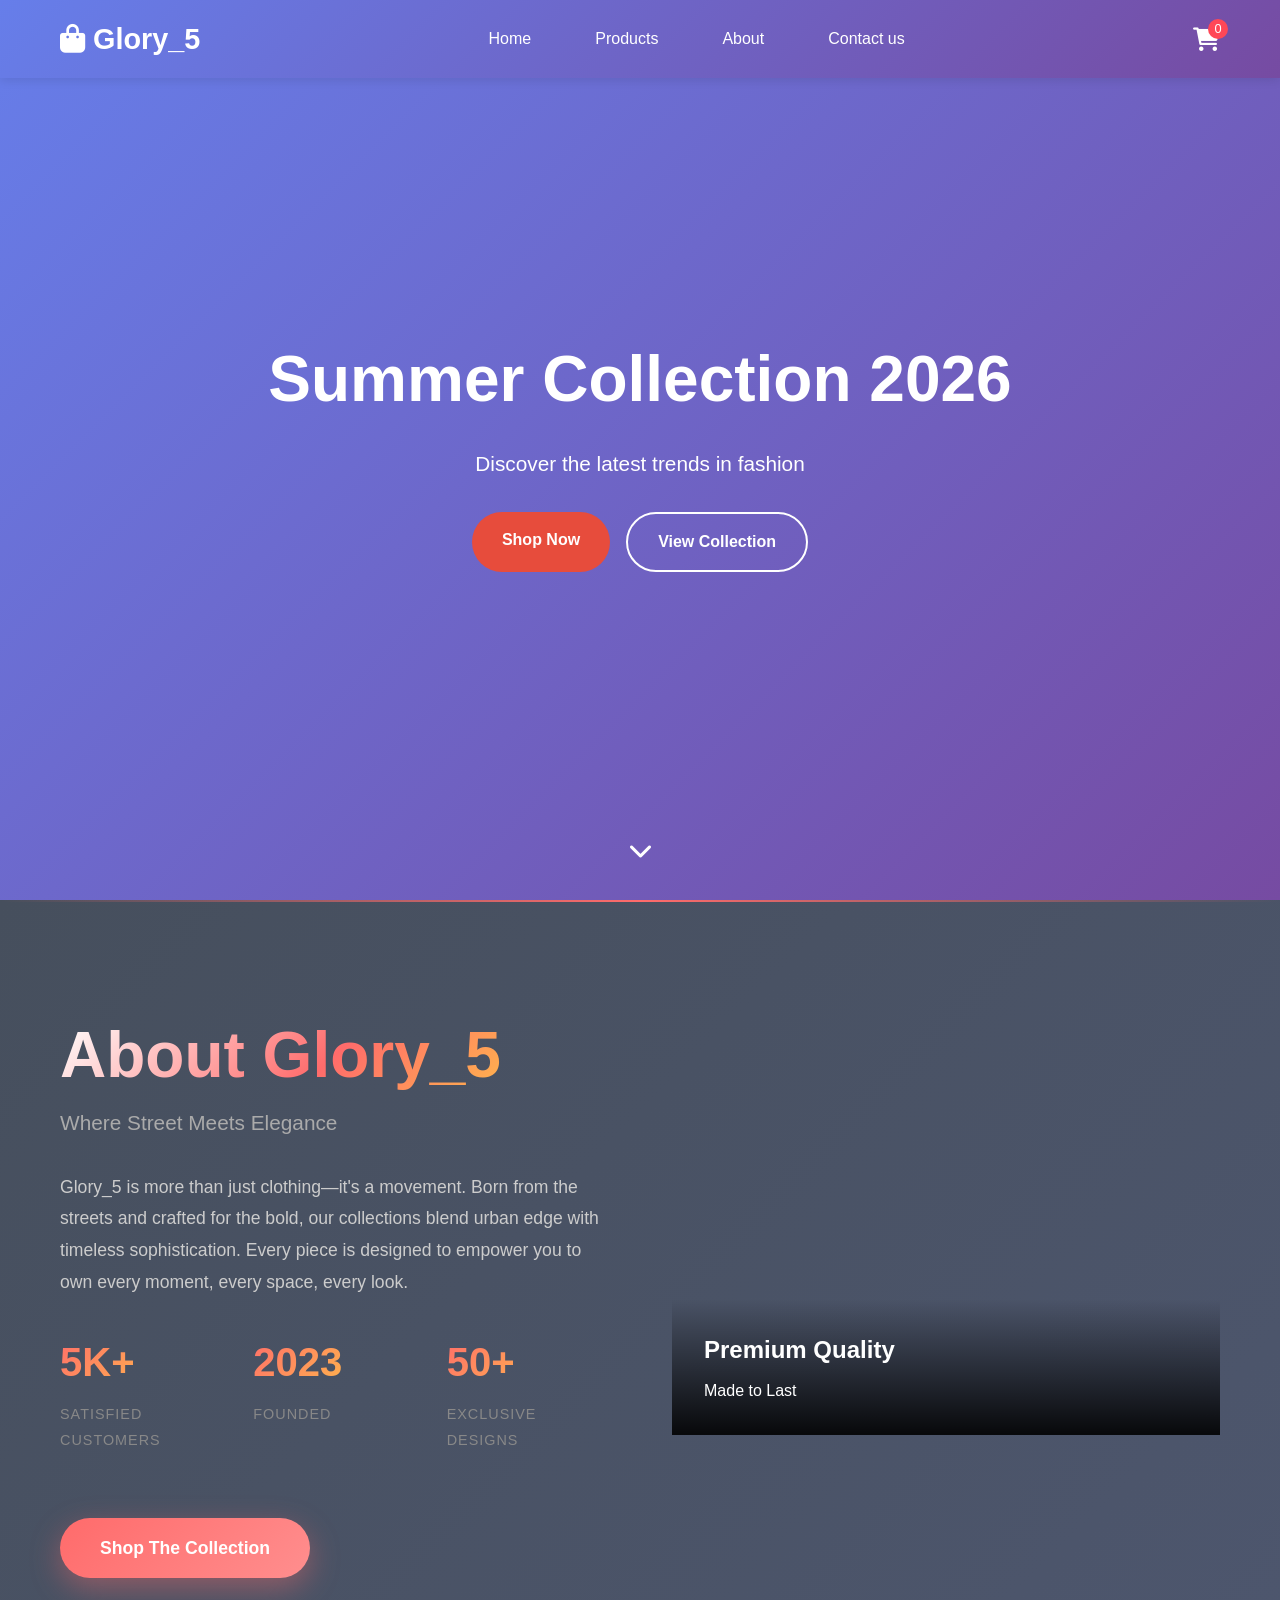
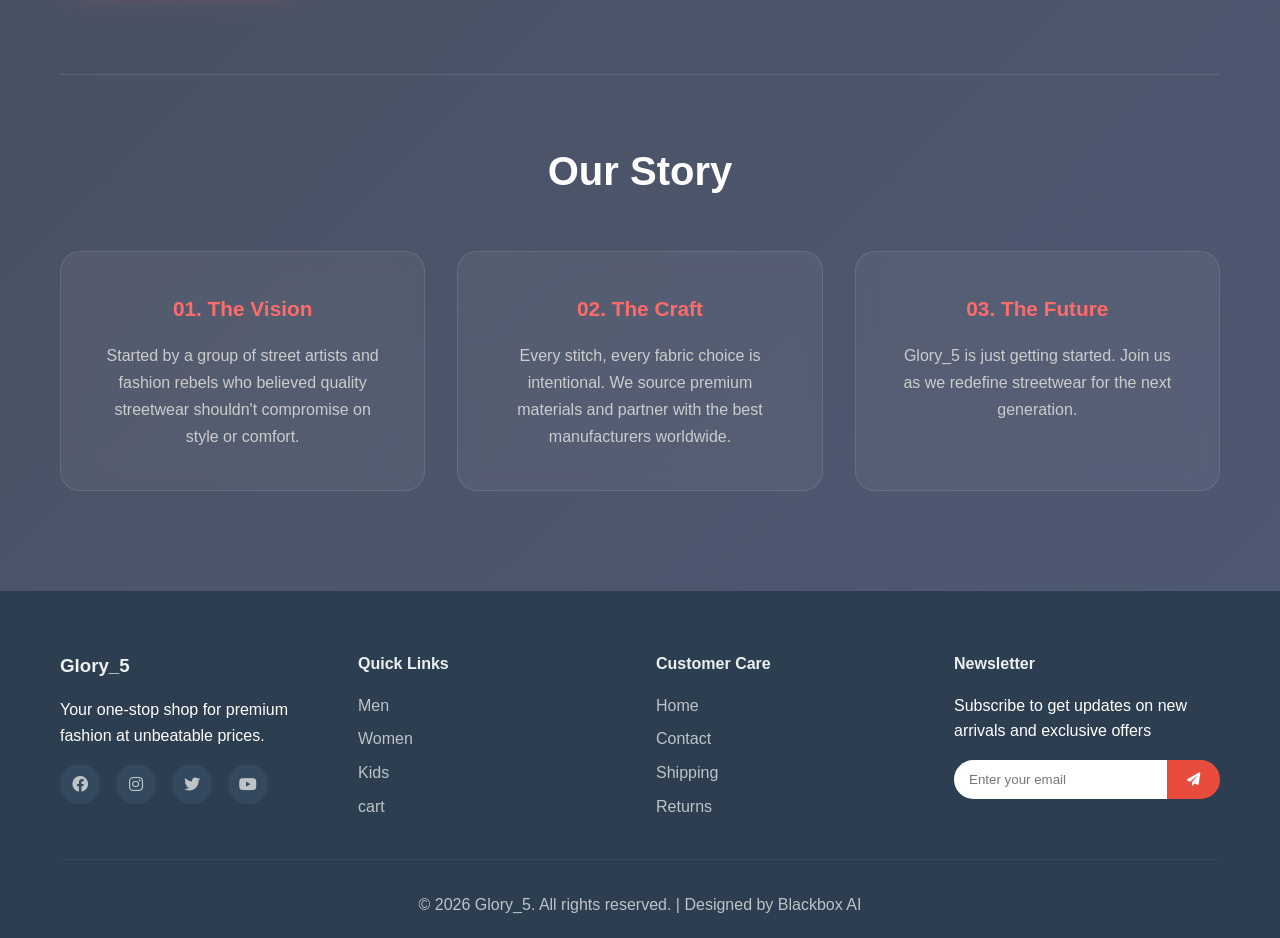
<file: index.html>
<!DOCTYPE html>
<html lang="en">

<head>
    <meta charset="UTF-8">
    <meta name="viewport" content="width=device-width, initial-scale=1.0">
    <title>Fashion Store - Products</title>
    <link rel="stylesheet" href="style.css">
    <link href="https://cdnjs.cloudflare.com/ajax/libs/font-awesome/6.0.0/css/all.min.css" rel="stylesheet">
</head>

<body>
    <header>
        <nav class="navbar">
            <div class="nav-container">
                <h1 class="logo">
                    <i class="fas fa-shopping-bag"></i> Glory_5 </h1>
                <ul class="nav-menu">
                    <li><a href="index.html" class="nav-link">Home</a></li>
                    <li><a href="product.html" class="nav-link">Products</a></li>
                    <li><a href="#about" class="nav-link">About</a></li>
                    <li><a href="contact.html" class="nav-link">Contact us</a></li>

                </ul>
                <div class="nav-icons">
                    <span class="cart-count" id="cartCount">0</span>
                    <i class="fas fa-shopping-cart" id="cartIcon"></i>
                    <!-- <i class="fas fa-heart wishlist-icon" id="wishlistIcon"></i> -->
                </div>
            </div>
        </nav>
    </header>
    <!-- Hero Banner -->
    <section class="hero">
        <div class="hero-content">
            <h1 class="hero-title">Summer Collection 2026</h1>
            <p class="hero-subtitle">Discover the latest trends in fashion</p>
            <div class="hero-buttons">
                <a href="product.html" class="btn btn-primary">Shop Now</a>
                <a href="#" class="btn btn-secondary">View Collection</a>
            </div>
        </div>
        <div class="hero-scroll">
            <i class="fas fa-chevron-down"></i>
        </div>
    </section>

    <!-- About Section -->

    <section id="about" class="about-section">
        <div class="container">
            <div class="about-content">
                <div class="about-text">
                    <h3 class="section-title">About Glory_5</h3>
                    <p class="section-subtitle">Where Street Meets Elegance</p>

                    <div class="about-description">
                        <p>Glory_5 is more than just clothing—it's a movement. Born from the streets and crafted for the
                            bold, our collections blend urban edge with timeless sophistication. Every piece is designed
                            to empower you to own every moment, every space, every look.</p>

                        <div class="stats-grid">
                            <div class="stat-item">
                                <h3>5K+</h3>
                                <p>Satisfied Customers</p>
                            </div>
                            <div class="stat-item">
                                <h3>2023</h3>
                                <p>Founded</p>
                            </div>
                            <div class="stat-item">
                                <h3>50+</h3>
                                <p>Exclusive Designs</p>
                            </div>
                        </div>
                    </div>
                    <a href="#" class="cta-button">Shop The Collection</a>
                </div>

                <!-- About Image -->
                <div class="about-image">
                    <div class="image\cloth-removebg-preview.png" alt="Glory_5 Streetwear Collection" class="about-img">
                        <div class="image-overlay">
                            <h4>Premium Quality</h4>
                            <p>Made to Last</p>
                        </div>
                    </div>
                </div>
            </div>
            <!-- Story Section -->
            <div class="story-section">
                <h3 class="story-title">Our Story</h3>
                <div class="story-grid">
                    <div class="story-card">
                        <h4>01. The Vision</h4>
                        <p>Started by a group of street artists and fashion rebels who believed quality streetwear
                            shouldn't compromise on style or comfort.</p>
                    </div>
                    <div class="story-card">
                        <h4>02. The Craft</h4>
                        <p>Every stitch, every fabric choice is intentional. We source premium materials and partner
                            with the best manufacturers worldwide.</p>
                    </div>
                    <div class="story-card">
                        <h4>03. The Future</h4>
                        <p>Glory_5 is just getting started. Join us as we redefine streetwear for the next generation.
                        </p>
                    </div>
                </div>
            </div>
        </div>
    </section>

    <!-- Footer -->
    <footer class="footer">
        <div class="container">
            <div class="footer-content">
                <div class="footer-section">
                    <h3>Glory_5</h3>
                    <p>Your one-stop shop for premium fashion at unbeatable prices.</p>
                    <div class="social-links">
                        <a href="#"><i class="fab fa-facebook"></i></a>
                        <a href="#"><i class="fab fa-instagram"></i></a>
                        <a href="#"><i class="fab fa-twitter"></i></a>
                        <a href="#"><i class="fab fa-youtube"></i></a>
                    </div>
                </div>
                <div class="footer-section">
                    <h4>Quick Links</h4>
                    <ul>
                        <li><a href="">Men</a></li>
                        <li><a href="#">Women</a></li>
                        <li><a href="#">Kids</a></li>
                        <li><a href="#">cart</a></li>
                    </ul>
                </div>
                <div class="footer-section">
                    <h4>Customer Care</h4>
                    <ul>
                        <li><a href="#">Home</a></li>
                        <li><a href="#">Contact</a></li>
                        <li><a href="#">Shipping</a></li>
                        <li><a href="#">Returns</a></li>
                    </ul>
                </div>
                <div class="footer-section">
                    <h4>Newsletter</h4>
                    <p>Subscribe to get updates on new arrivals and exclusive offers</p>
                    <form class="newsletter-form">
                        <input type="email" placeholder="Enter your email" required>
                        <button type="submit"><i class="fas fa-paper-plane"></i></button>
                    </form>
                </div>
            </div>
            <div class="footer-bottom">
                <p>&copy; 2026 Glory_5. All rights reserved. | Designed by Blackbox AI</p>
            </div>
        </div>
    </footer>
    <script src="product.js"></script>
</body>

</html>
</file>
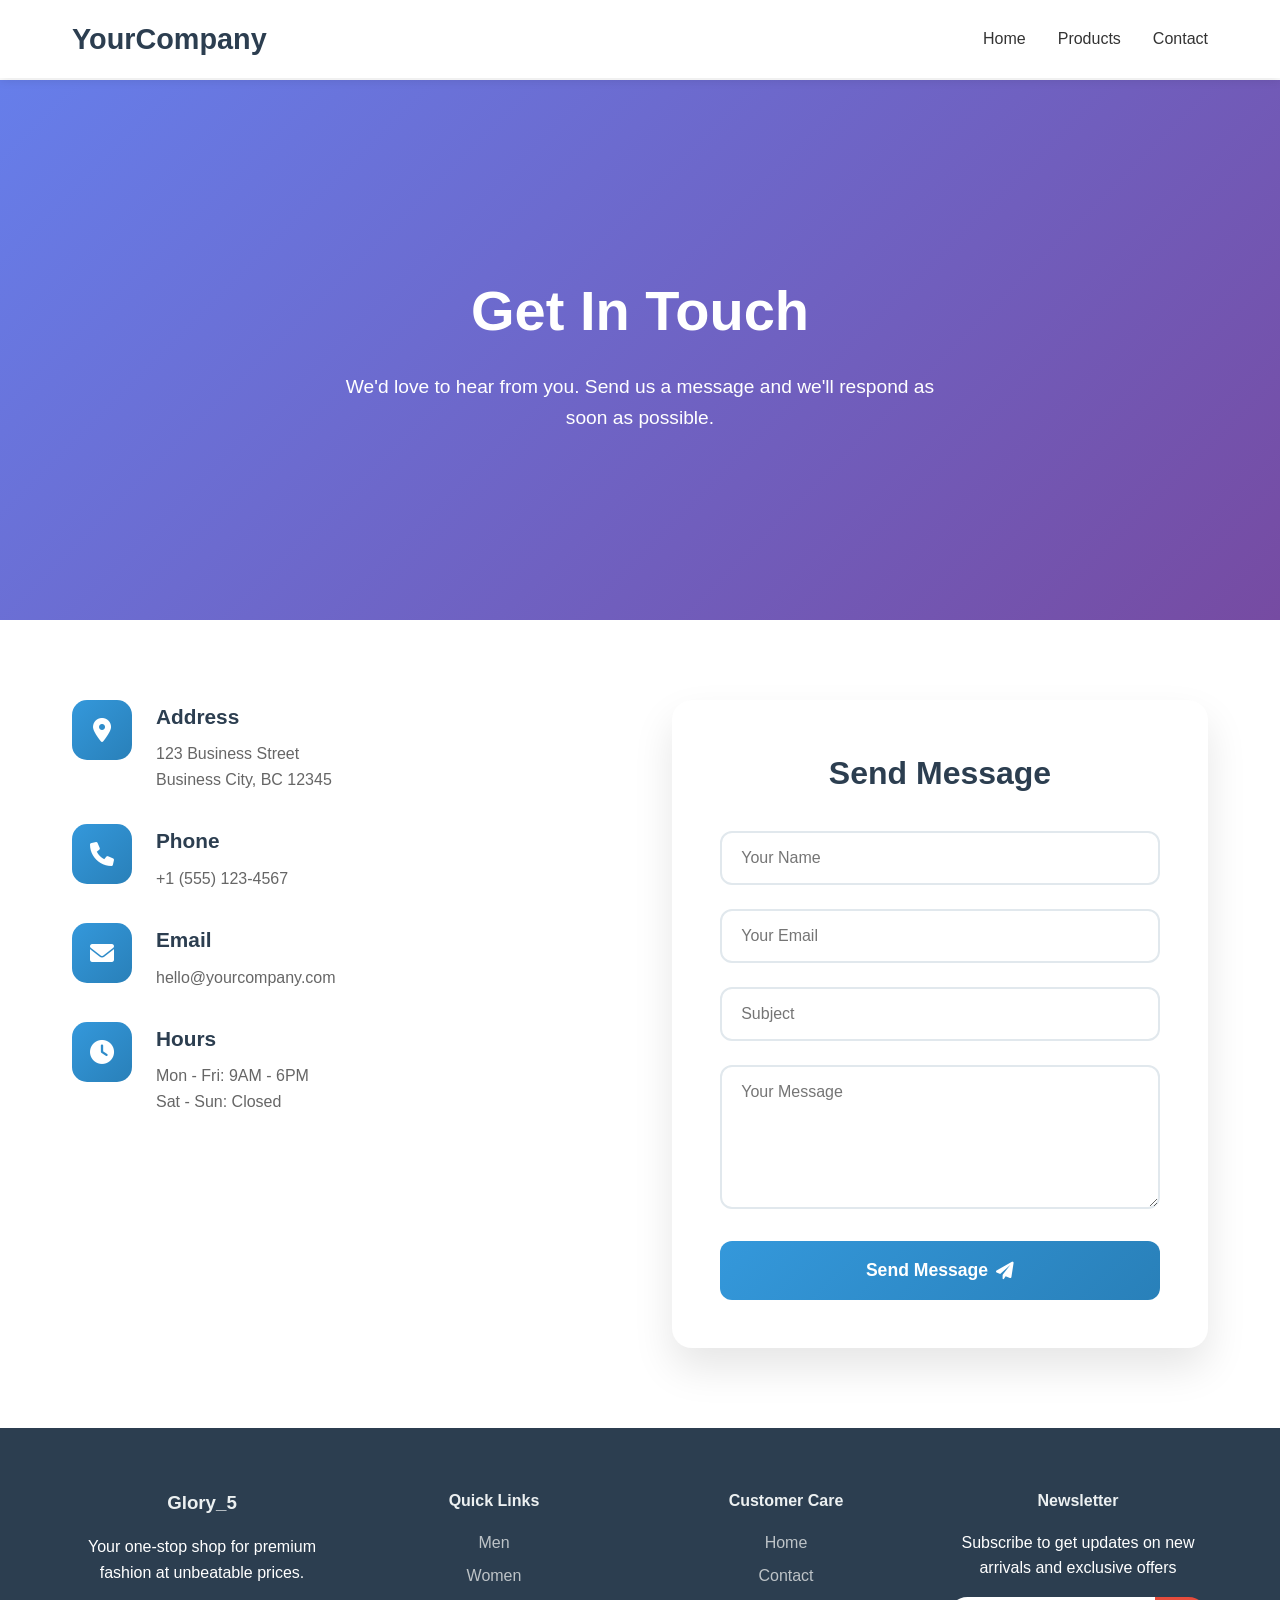
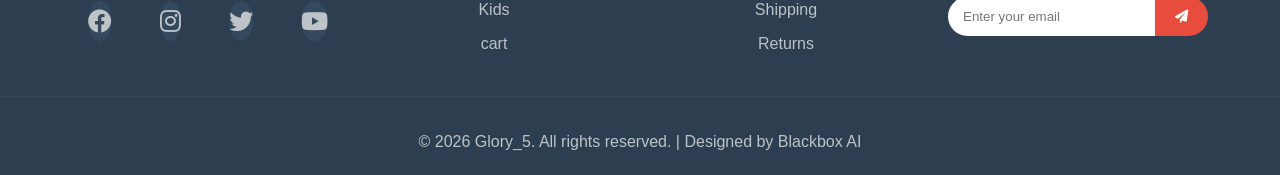
<file: contact.html>
<!DOCTYPE html>
<html lang="en">

<head>
    <meta charset="UTF-8">
    <meta name="viewport" content="width=device-width, initial-scale=1.0">
    <title>Contact Us - Your Company</title>
    <link rel="stylesheet" href="contact.css">
    <link href="https://cdnjs.cloudflare.com/ajax/libs/font-awesome/6.0.0/css/all.min.css" rel="stylesheet">
</head>

<body>
    <!-- Header -->
    <header class="header">
        <nav class="navbar">
            <div class="nav-container">
                <div class="logo">
                    <h2>YourCompany</h2>
                </div>
                <ul class="nav-menu">
                    <li><a href="index.html">Home</a></li>
                    <li><a href="product.html">Products</a></li>
                    <li><a href="#contact">Contact</a></li>
                </ul>
                
                <div class="hamburger">
                    <span></span>
                    <span></span>
                    <span></span>
                </div>
            </div>
        </nav>
    </header>

    <!-- Hero Section -->
    <section class="hero">
        <div class="hero-content">
            <h1>Get In Touch</h1>
            <p>We'd love to hear from you. Send us a message and we'll respond as soon as possible.</p>
        </div>
    </section>

    <!-- Contact Container -->
    <section class="contact-container">
        <div class="contact-content">
            <!-- Contact Info -->
            <div class="contact-info">
                <div class="contact-item">
                    <div class="icon-wrapper">
                        <i class="fas fa-map-marker-alt"></i>
                    </div>
                    <div class="contact-text">
                        <h3>Address</h3>
                        <p>123 Business Street<br>Business City, BC 12345</p>
                    </div>
                </div>

                <div class="contact-item">
                    <div class="icon-wrapper">
                        <i class="fas fa-phone"></i>
                    </div>
                    <div class="contact-text">
                        <h3>Phone</h3>
                        <p>+1 (555) 123-4567</p>
                    </div>
                </div>

                <div class="contact-item">
                    <div class="icon-wrapper">
                        <i class="fas fa-envelope"></i>
                    </div>
                    <div class="contact-text">
                        <h3>Email</h3>
                        <p>hello@yourcompany.com</p>
                    </div>
                </div>

                <div class="contact-item">
                    <div class="icon-wrapper">
                        <i class="fas fa-clock"></i>
                    </div>
                    <div class="contact-text">
                        <h3>Hours</h3>
                        <p>Mon - Fri: 9AM - 6PM<br>Sat - Sun: Closed</p>
                    </div>
                </div>
            </div>

            <!-- Contact Form -->
            <div class="contact-form">
                <h2>Send Message</h2>
                <form id="contactForm" action="https://formspree.io/f/xzdkakgz" method="POST">
                    <div class="form-group">
                        <input type="text" id="name" name="name" placeholder="Your Name" required autocomplete="off">
                    </div>
                    <div class="form-group">
                        <input type="email" id="email" name="email" placeholder="Your Email" required
                            autocomplete="off">
                    </div>
                    <div class="form-group">
                        <input type="text" id="subject" name="subject" placeholder="Subject" required>
                    </div>
                    <div class="form-group">
                        <textarea id="message" name="message" placeholder="Your Message" rows="6" required
                            autocomplete="off"></textarea>
                    </div>
                    <button type="submit" class="submit-btn">
                        <span>Send Message</span>
                        <i class="fas fa-paper-plane"></i>
                    </button>
                </form>
            </div>
        </div>
    </section>

    <!-- Footer -->
    <footer class="footer">
        <div class="container">
            <div class="footer-content">
                <div class="footer-section">
                    <h3>Glory_5</h3>
                    <p>Your one-stop shop for premium fashion at unbeatable prices.</p>
                    <div class="social-links">
                        <a href="#"><i class="fab fa-facebook"></i></a>
                        <a href="#"><i class="fab fa-instagram"></i></a>
                        <a href="#"><i class="fab fa-twitter"></i></a>
                        <a href="#"><i class="fab fa-youtube"></i></a>
                    </div>
                </div>
                <div class="footer-section">
                    <h4>Quick Links</h4>
                    <ul>
                        <li><a href="">Men</a></li>
                        <li><a href="#">Women</a></li>
                        <li><a href="#">Kids</a></li>
                        <li><a href="#">cart</a></li>
                    </ul>
                </div>
                <div class="footer-section">
                    <h4>Customer Care</h4>
                    <ul>
                        <li><a href="#">Home</a></li>
                        <li><a href="#">Contact</a></li>
                        <li><a href="#">Shipping</a></li>
                        <li><a href="#">Returns</a></li>
                    </ul>
                </div>
                <div class="footer-section">
                    <h4>Newsletter</h4>
                    <p>Subscribe to get updates on new arrivals and exclusive offers</p>
                    <form class="newsletter-form" action="https://formspree.io/f/xzdkakgz" method="POST">
                        <input type="email" placeholder="Enter your email" required autocomplete="off">
                        <button type="submit"><i class="fas fa-paper-plane"></i></button>
                    </form>
                </div>
            </div>
            <div class="footer-bottom">
                <p>&copy; 2026 Glory_5. All rights reserved. | Designed by Blackbox AI</p>
            </div>
        </div>
    </footer>

    <script>
        // Form submission
        document.getElementById('contactForm').addEventListener('submit', function (e) {
            e.preventDefault();
            alert('Thank you for your message! We will get back to you soon.');
            this.reset();
        });

        // Mobile menu toggle
        const hamburger = document.querySelector('.hamburger');
        const navMenu = document.querySelector('.nav-menu');

        hamburger.addEventListener('click', () => {
            hamburger.classList.toggle('active');
            navMenu.classList.toggle('active');
        });
    </script>
    <script src="#"></script>
</body>

</html>
</file>
<file: style.css>
* {
    margin: 0;
    padding: 0;
    box-sizing: border-box;
}

body {
    font-family: 'Arial', sans-serif;
    line-height: 1.6;
    color: #333;
    background-color: #f8f9fa;
}

.container {
    max-width: 1200px;
    margin: 0 auto;
    padding: 0 20px;
}

/* Header & Navigation */
.navbar {
    background: linear-gradient(135deg, #667eea 0%, #764ba2 100%);
    box-shadow: 0 2px 10px rgba(0,0,0,0.1);
    position: fixed;
    top: 0;
    width: 100%;
    z-index: 1000;
}

.nav-container {
    max-width: 1200px;
    margin: 0 auto;
    padding: 1rem 20px;
    display: flex;
    justify-content: space-between;
    align-items: center;
}

.logo {
    color: white;
    font-size: 1.8rem;
    font-weight: bold;
}

.nav-menu {
    display: flex;
    list-style: none;
    gap: 2rem;
}

.nav-link {
    color: white;
    text-decoration: none;
    font-weight: 500;
    padding: 0.5rem 1rem;
    border-radius: 25px;
    transition: all 0.3s ease;
}

.nav-link:hover,
.nav-link.active {
    background: rgba(255,255,255,0.2);
    transform: translateY(-2px);
}

.nav-icons {
    display: flex;
    align-items: center;
    gap: 1rem;
    position: relative;
}

.cart-count {
    position: absolute;
    top: -8px;
    right: -8px;
    background: #ff4757;
    color: white;
    border-radius: 50%;
    width: 20px;
    height: 20px;
    font-size: 0.8rem;
    display: flex;
    align-items: center;
    justify-content: center;
}

#cartIcon, #wishlistIcon {
    color: white;
    font-size: 1.5rem;
    cursor: pointer;
    transition: transform 0.3s ease;
}

#cartIcon:hover, #wishlistIcon:hover {
    transform: scale(1.2);
}

/* Hero Section */
.hero {
    height: 100vh;
    background: linear-gradient(135deg, #667eea 0%, #764ba2 100%);
    display: flex;
    flex-direction: column;
    justify-content: center;
    align-items: center;
    text-align: center;
    color: white;
    position: relative;
    overflow: hidden;
}

.hero::before {
    content: '';
    position: absolute;
    top: 0;
    left: 0;
    right: 0;
    bottom: 0;
    background: url('https://images.unsplash.com/photo-1441986300917-64674bd600d8?ixlib=rb-4.0.3&auto=format&fit=crop&w=2070&q=80') center/cover;
    opacity: 0.3;
    z-index: 1;
}

.hero-content {
    position: relative;
    z-index: 2;
    max-width: 800px;
    padding: 0 20px;
}

.hero-title {
    font-size: clamp(2.5rem, 5vw, 4rem);
    margin-bottom: 1rem;
    animation: fadeInUp 1s ease;
}

.hero-subtitle {
    font-size: 1.3rem;
    margin-bottom: 2rem;
    opacity: 0.9;
    animation: fadeInUp 1s ease 0.2s both;
}

.hero-buttons {
    display: flex;
    gap: 1rem;
    justify-content: center;
    flex-wrap: wrap;
    animation: fadeInUp 1s ease 0.4s both;
}

.btn {
    padding: 15px 30px;
    text-decoration: none;
    border-radius: 50px;
    font-weight: 600;
    font-size: 1rem;
    transition: all 0.3s ease;
    display: inline-block;
}

.btn-primary {
    background: #e74c3c;
    color: white;
}

.btn-primary:hover {
    background: #c0392b;
    transform: translateY(-3px);
    box-shadow: 0 10px 25px rgba(231, 76, 60, 0.4);
}

.btn-secondary {
    background: transparent;
    color: white;
    border: 2px solid white;
}

.btn-secondary:hover {
    background: white;
    color: #333;
}

.hero-scroll {
    position: absolute;
    bottom: 30px;
    color: white;
    font-size: 1.5rem;
    animation: bounce 2s infinite;
}
* {
    margin: 0;
    padding: 0;
    box-sizing: border-box;
}

body {
    font-family: 'Poppins', sans-serif;
    line-height: 1.6;
    color: #333;
    overflow-x: hidden;
}

.container {
    max-width: 1200px;
    margin: 0 auto;
    padding: 0 20px;
}
/* About Section */
.about-section {
    padding: 120px 0 100px;
    background: linear-gradient(135deg, #464f5d 0%, #4f5872 100%);
    position: relative;
    overflow: hidden;
}

.about-section::before {
    content: '';
    position: absolute;
    top: 0;
    left: 0;
    right: 0;
    height: 2px;
    background: linear-gradient(90deg, transparent, #ff6b6b, transparent);
}

.about-content {
    display: grid;
    grid-template-columns: 1fr 1fr;
    gap: 4rem;
    align-items: center;
    margin-bottom: 6rem;
}

.section-title {
    font-size: clamp(2.5rem, 5vw, 4rem);
    font-weight: 700;
    background: linear-gradient(135deg, #fff 0%, #ff6b6b 50%, #ffd93d 100%);
    -webkit-background-clip: text;
    -webkit-text-fill-color: transparent;
    background-clip: text;
    margin-bottom: 1rem;
    line-height: 1.1;
}

.section-subtitle {
    font-size: 1.3rem;
    color: #aaa;
    font-weight: 400;
    margin-bottom: 2rem;
}

.about-description p {
    font-size: 1.1rem;
    color: #ccc;
    margin-bottom: 2rem;
    line-height: 1.8;
}

.stats-grid {
    display: grid;
    grid-template-columns: repeat(auto-fit, minmax(120px, 1fr));
    gap: 2rem;
    margin: 2rem 0;
}

.stat-item h3 {
    font-size: 2.5rem;
    font-weight: 700;
    background: linear-gradient(135deg, #ff6b6b, #ffd93d);
    -webkit-background-clip: text;
    -webkit-text-fill-color: transparent;
    background-clip: text;
    margin-bottom: 0.5rem;
}

.stat-item p {
    color: #888;
    font-weight: 500;
    text-transform: uppercase;
    letter-spacing: 1px;
    font-size: 0.9rem;
}

.cta-button {
    display: inline-block;
    background: linear-gradient(135deg, #ff6b6b, #ff8e8e);
    color: white;
    padding: 1rem 2.5rem;
    text-decoration: none;
    border-radius: 50px;
    font-weight: 600;
    font-size: 1.1rem;
    transition: all 0.3s ease;
    box-shadow: 0 10px 30px rgba(255, 107, 107, 0.4);
}

.cta-button:hover {
    transform: translateY(-3px);
    box-shadow: 0 15px 40px rgba(255, 107, 107, 0.6);
}

/* Image Section */
.about-image {
    position: relative;
    
}

.image-placeholder {
    position: relative;
    border-radius: 20px;
    overflow: hidden;
    box-shadow: 0 30px 60px rgba(0, 0, 0, 0.5);
}

.about-img {
    width: 100%;
    height: 500px;
    object-fit: cover;
    transition: transform 0.5s ease;

}

.image-placeholder:hover .about-img {

    transform: scale(1.05);
}

.image-overlay {
    position: absolute;
    bottom: 0;
    left: 0;
    right: 0;
    background: linear-gradient(transparent, rgba(0, 0, 0, 0.9));
    color: white;
    padding: 2rem;
    transform: translateY(100%);
    transition: transform 0.3s ease;
}

.image-placeholder:hover .image-overlay {
    transform: translateY(0);
}

.image-overlay h4 {
    font-size: 1.5rem;
    font-weight: 600;
    margin-bottom: 0.5rem;
}

/* Story Section */
.story-section {
    text-align: center;
    padding-top: 4rem;
    border-top: 1px solid rgba(255, 255, 255, 0.1);
}

.story-title {
    font-size: 2.5rem;
    color: #fff;
    margin-bottom: 3rem;
    font-weight: 600;
}

.story-grid {
    display: grid;
    grid-template-columns: repeat(auto-fit, minmax(300px, 1fr));
    gap: 2rem;
}

.story-card {
    background: rgba(255, 255, 255, 0.05);
    backdrop-filter: blur(10px);
    padding: 2.5rem;
    border-radius: 20px;
    border: 1px solid rgba(255, 255, 255, 0.1);
    transition: all 0.3s ease;
}

.story-card:hover {
    transform: translateY(-10px);
    background: rgba(255, 255, 255, 0.1);
    box-shadow: 0 20px 40px rgba(0, 0, 0, 0.3);
}

.story-card h4 {
    font-size: 1.3rem;
    color: #ff6b6b;
    margin-bottom: 1rem;
    font-weight: 600;
}

.story-card p {
    color: #ccc;
    line-height: 1.7;
}
/* Footer */
.footer {
    background: #2c3e50;
    color: white;
    padding: 60px 0 20px;
}

.footer-content {
    display: grid;
    grid-template-columns: repeat(auto-fit, minmax(250px, 1fr));
    gap: 2rem;
    margin-bottom: 2rem;
}

.footer-section h3,
.footer-section h4 {
    margin-bottom: 1rem;
    color: #ecf0f1;
}

.footer-section ul {
    list-style: none;
}

.footer-section ul li {
    margin-bottom: 0.5rem;
}

.footer-section a {
    color: #bdc3c7;
    text-decoration: none;
    transition: color 0.3s ease;
}

.footer-section a:hover {
    color: #e74c3c;
}

.social-links {
    display: flex;
    gap: 1rem;
    margin-top: 1rem;
}

.social-links a {
    width: 40px;
    height: 40px;
    background: #34495e;
    border-radius: 50%;
    display: flex;
    align-items: center;
    justify-content: center;
    transition: all 0.3s ease;
}

.social-links a:hover {
    background: #e74c3c;
    transform: translateY(-3px);
}

.newsletter-form {
    display: flex;
    margin-top: 1rem;
}

.newsletter-form input {
    flex: 1;
    padding: 12px 15px;
    border: none;
    border-radius: 25px 0 0 25px;
    outline: none;
}

.newsletter-form button {
    padding: 12px 20px;
    background: #e74c3c;
    color: white;
    border: none;
    border-radius: 0 25px 25px 0;
    cursor: pointer;
    transition: all 0.3s ease;
}

.newsletter-form button:hover {
    background: #c0392b;
    transform: translateY(-3px);
     box-shadow: 0 10px 25px rgba(231, 76, 60, 0.4);
}

.footer-bottom {
    text-align: center;
    padding-top: 2rem;
    border-top: 1px solid #34495e;
    color: #bdc3c7;
}

/* Animations */
@keyframes fadeInUp {
    from {
        opacity: 0;
        transform: translateY(20px);
    }
    to {
        opacity: 1;
        transform: translateY(0);
    }
}

/* Responsive Design */
@media (max-width: 768px) {
    .hamburger {
        display: flex;
    }
    
    .nav-menu {
        display: none;
    }
    
    .filter-tabs {
        justify-content: center;
    }
    
    .filter-options {
        justify-content: center;
    }
    
    .products-grid {
        grid-template-columns: repeat(auto-fill, minmax(250px, 1fr));
        gap: 1.5rem;
    }
    
    .section-header h2 {
        font-size: 2rem;
    }
}

@media (max-width: 480px) {
    .products-grid {
        grid-template-columns: 1fr;
    }
    
    .product-actions {
        flex-direction: column;
        gap: 8px;
    }
    
    .filter-tabs {
        flex-direction: column;
        align-items: center;
    }
}

/* Scrollbar Styling */
::-webkit-scrollbar {
    width: 8px;
}

::-webkit-scrollbar-track {
    background: #f1f1f1;
}

::-webkit-scrollbar-thumb {
    background: #e74c3c;
    border-radius: 4px;
}

::-webkit-scrollbar-thumb:hover {
    background: #c0392b;
}
</file>
<file: contact.css>
* {
    margin: 0;
    padding: 0;
    box-sizing: border-box;
}

body {
    font-family: 'Segoe UI', Tahoma, 'Geneva', Verdana, sans-serif;
    line-height: 1.6;
    color: #333;
}

.header {
    background: #fff;
    box-shadow: 0 2px 10px rgba(0,0,0,0.1);
    position: fixed;
    width: 100%;
    top: 0;
    z-index: 1000;
}

.navbar {
    padding: 1rem 0;
}

.nav-container {
    max-width: 1200px;
    margin: 0 auto;
    padding: 0 2rem;
    display: flex;
    justify-content: space-between;
    align-items: center;
}

.logo h2 {
    color: #2c3e50;
    font-size: 1.8rem;
}

.nav-menu {
    display: flex;
    list-style: none;
    gap: 2rem;
}

.nav-menu a {
    text-decoration: none;
    color: #333;
    font-weight: 500;
    transition: color 0.3s ease;
}

.nav-menu a:hover {
    color: #3498db;
}

.hamburger {
    display: none;
    flex-direction: column;
    cursor: pointer;
}

.hamburger span {
    width: 25px;
    height: 3px;
    background: #333;
    margin: 3px 0;
    transition: 0.3s;
}
.cart-icon {
    position: relative;
    font-size: 1.5rem;
    cursor: pointer;
    padding: 0.5rem;
    border-radius: 50%;
    transition: bac 0.3s;
}

.cart-icon:hover {
    background: rgba(255,255,255,0.2);
}

.cart-count {
    position: absolute;
    top: -8px;
    right: -8px;
    background: #ff4757;
    color: white;
    border-radius: 50%;
    width: 20px;
    height: 20px;
    display: flex;
    align-items: center;
    justify-content: center;
    font-size: 0.8rem;
    font-weight: bold;
}

/* Hero Section */
.hero {
    background: linear-gradient(135deg, #667eea 0%, #764ba2 100%);
    height: 60vh;
    display: flex;
    align-items: center;
    justify-content: center;
    text-align: center;
    color: white;
    margin-top: 80px;
}

.hero-content h1 {
    font-size: 3.5rem;
    margin-bottom: 1rem;
    animation: fadeInUp 1s ease;
}

.hero-content p {
    font-size: 1.2rem;
    max-width: 600px;
    animation: fadeInUp 1s ease 0.2s both;
}

/* Contact Container */
.contact-container {
    max-width: 1200px;
    margin: 5rem auto;
    padding: 0 2rem;
}

.contact-content {
    display: grid;
    grid-template-columns: 1fr 1fr;
    gap: 4rem;
    margin-top: 3rem;
}

.contact-info {
    display: flex;
    flex-direction: column;
    gap: 2rem;
}

.contact-item {
    display: flex;
    gap: 1.5rem;
    align-items: flex-start;
}

.icon-wrapper {
    width: 60px;
    height: 60px;
    background: linear-gradient(135deg, #3498db, #2980b9);
    border-radius: 15px;
    display: flex;
    align-items: center;
    justify-content: center;
    color: white;
    font-size: 1.5rem;
    flex-shrink: 0;
}

.contact-text h3 {
    color: #2c3e50;
    margin-bottom: 0.5rem;
    font-size: 1.3rem;
}

.contact-text p {
    color: #666;
    line-height: 1.6;
}

/* Contact Form */
.contact-form {
    background: #fff;
    padding: 3rem;
    border-radius: 20px;
    box-shadow: 0 20px 40px rgba(0,0,0,0.1);
}

.contact-form h2 {
    text-align: center;
    color: #2c3e50;
    margin-bottom: 2rem;
    font-size: 2rem;
}

.form-group {
    margin-bottom: 1.5rem;
}

.form-group input,
.form-group textarea {
    width: 100%;
    padding: 1rem 1.2rem;
    border: 2px solid #e1e8ed;
    border-radius: 12px;
    font-size: 1rem;
    transition: all 0.3s ease;
    font-family: inherit;
}

.form-group input:focus,
.form-group textarea:focus {
    outline: none;
    border-color: #3498db;
    box-shadow: 0 0 0 3px rgba(52, 152, 219, 0.1);
}

.submit-btn {
    width: 100%;
    background: linear-gradient(135deg, #3498db, #2980b9);
    color: white;
    border: none;
    padding: 1.2rem;
    border-radius: 12px;
    font-size: 1.1rem;
    font-weight: 600;
    cursor: pointer;
    transition: all 0.3s ease;
    display: flex;
    align-items: center;
    justify-content: center;
    gap: 0.5rem;
}

.submit-btn:hover {
    transform: translateY(-2px);
    box-shadow: 0 10px 25px rgba(52, 152, 219, 0.3);
}

/* Footer */
.footer {
    background: #2c3e50;
    color: white;
    text-align: center;
    padding: 3rem 0 1rem;
    margin-top: 5rem;
}

.footer-content {
    max-width: 1200px;
    margin: 0 auto;
    padding: 0 2rem;
}

.social-links {
    margin-top: 1rem;
}

.social-links a {
    color: white;
    font-size: 1.5rem;
    margin: 0 1rem;
    transition: color 0.3s ease;
}

.social-links a:hover {
    color: #3498db;
}
.footer {
    background: #2c3e50;
    color: white;
    padding: 60px 0 20px;
}

.footer-content {
    display: grid;
    grid-template-columns: repeat(auto-fit, minmax(250px, 1fr));
    gap: 2rem;
    margin-bottom: 2rem;
}

.footer-section h3,
.footer-section h4 {
    margin-bottom: 1rem;
    color: #ecf0f1;
}

.footer-section ul {
    list-style: none;
}

.footer-section ul li {
    margin-bottom: 0.5rem;
}

.footer-section a {
    color: #bdc3c7;
    text-decoration: none;
    transition: color 0.3s ease;
}

.footer-section a:hover {
    color: #e74c3c;
}

.social-links {
    display: flex;
    gap: 1rem;
    margin-top: 1rem;
}

.social-links a {
    width: 40px;
    height: 40px;
    background: #34495e;
    border-radius: 50%;
    display: flex;
    align-items: center;
    justify-content: center;
    transition: all 0.3s ease;
}

.social-links a:hover {
    background: #e74c3c;
    transform: translateY(-3px);
}

.newsletter-form {
    display: flex;
    margin-top: 1rem;
}

.newsletter-form input {
    flex: 1;
    padding: 12px 15px;
    border: none;
    border-radius: 25px 0 0 25px;
    outline: none;
}

.newsletter-form button {
    padding: 12px 20px;
    background: #e74c3c;
    color: white;
    border: none;
    border-radius: 0 25px 25px 0;
    cursor: pointer;
    transition: all 0.3s ease;
}

.newsletter-form button:hover {
    background: #c0392b;
    transform: translateY(-3px);
     box-shadow: 0 10px 25px rgba(231, 76, 60, 0.4);
}

.footer-bottom {
    text-align: center;
    padding-top: 2rem;
    border-top: 1px solid #34495e;
    color: #bdc3c7;
}

/* Animations */
@keyframes fadeInUp {
    from {
        opacity: 0;
        transform: translateY(20px);
    }
    to {
        opacity: 1;
        transform: translateY(0);
    }
}



@media (max-width: 480px) {
    .products-grid {
        grid-template-columns: 1fr;
    }
    
    .product-actions {
        flex-direction: column;
        gap: 8px;
    }
    
    .filter-tabs {
        flex-direction: column;
        align-items: center;
    }
}

/* Scrollbar Styling */
::-webkit-scrollbar {
    width: 8px;
}

::-webkit-scrollbar-track {
    background: #f1f1f1;
}

::-webkit-scrollbar-thumb {
    background: #e74c3c;
    border-radius: 4px;
}

::-webkit-scrollbar-thumb:hover {
    background: #c0392b;
}



/* Animations */
@keyframes fadeInUp {
    from {
        opacity: 0;
        transform: translateY(30px);
    }
    to {
        opacity: 1;
        transform: translateY(0);
    }
}

/* Responsive Design */
@media (max-width: 768px) {
    .hamburger {
        display: flex;
    }
    
    .nav-menu {
        position: fixed;
        left: -100%;
        top: 70px;
        flex-direction: column;
        background-color: white;
        width: 100%;
        text-align: center;
        transition: 0.3s;
        box-shadow: 0 10px 27px rgba(0,0,0,0.05);
        padding: 2rem 0;
    }
    
    .nav-menu.active {
        left: 0;
    }
    
    .contact-content {
        grid-template-columns: 1fr;
        gap: 2rem;
    }
    
    .hero-content h1 {
        font-size: 2.5rem;
    }
    
    .contact-form {
        padding: 2rem;
    }
    
    .contact-container {
        margin: 3rem auto;
        padding: 0 1rem;
    }
}

@media (max-width: 480px) {
    .hero-content h1 {
        font-size: 2rem;
    }
    
    .contact-item {
        flex-direction: column;
        text-align: center;
        gap: 1rem;
    }
}
</file>
